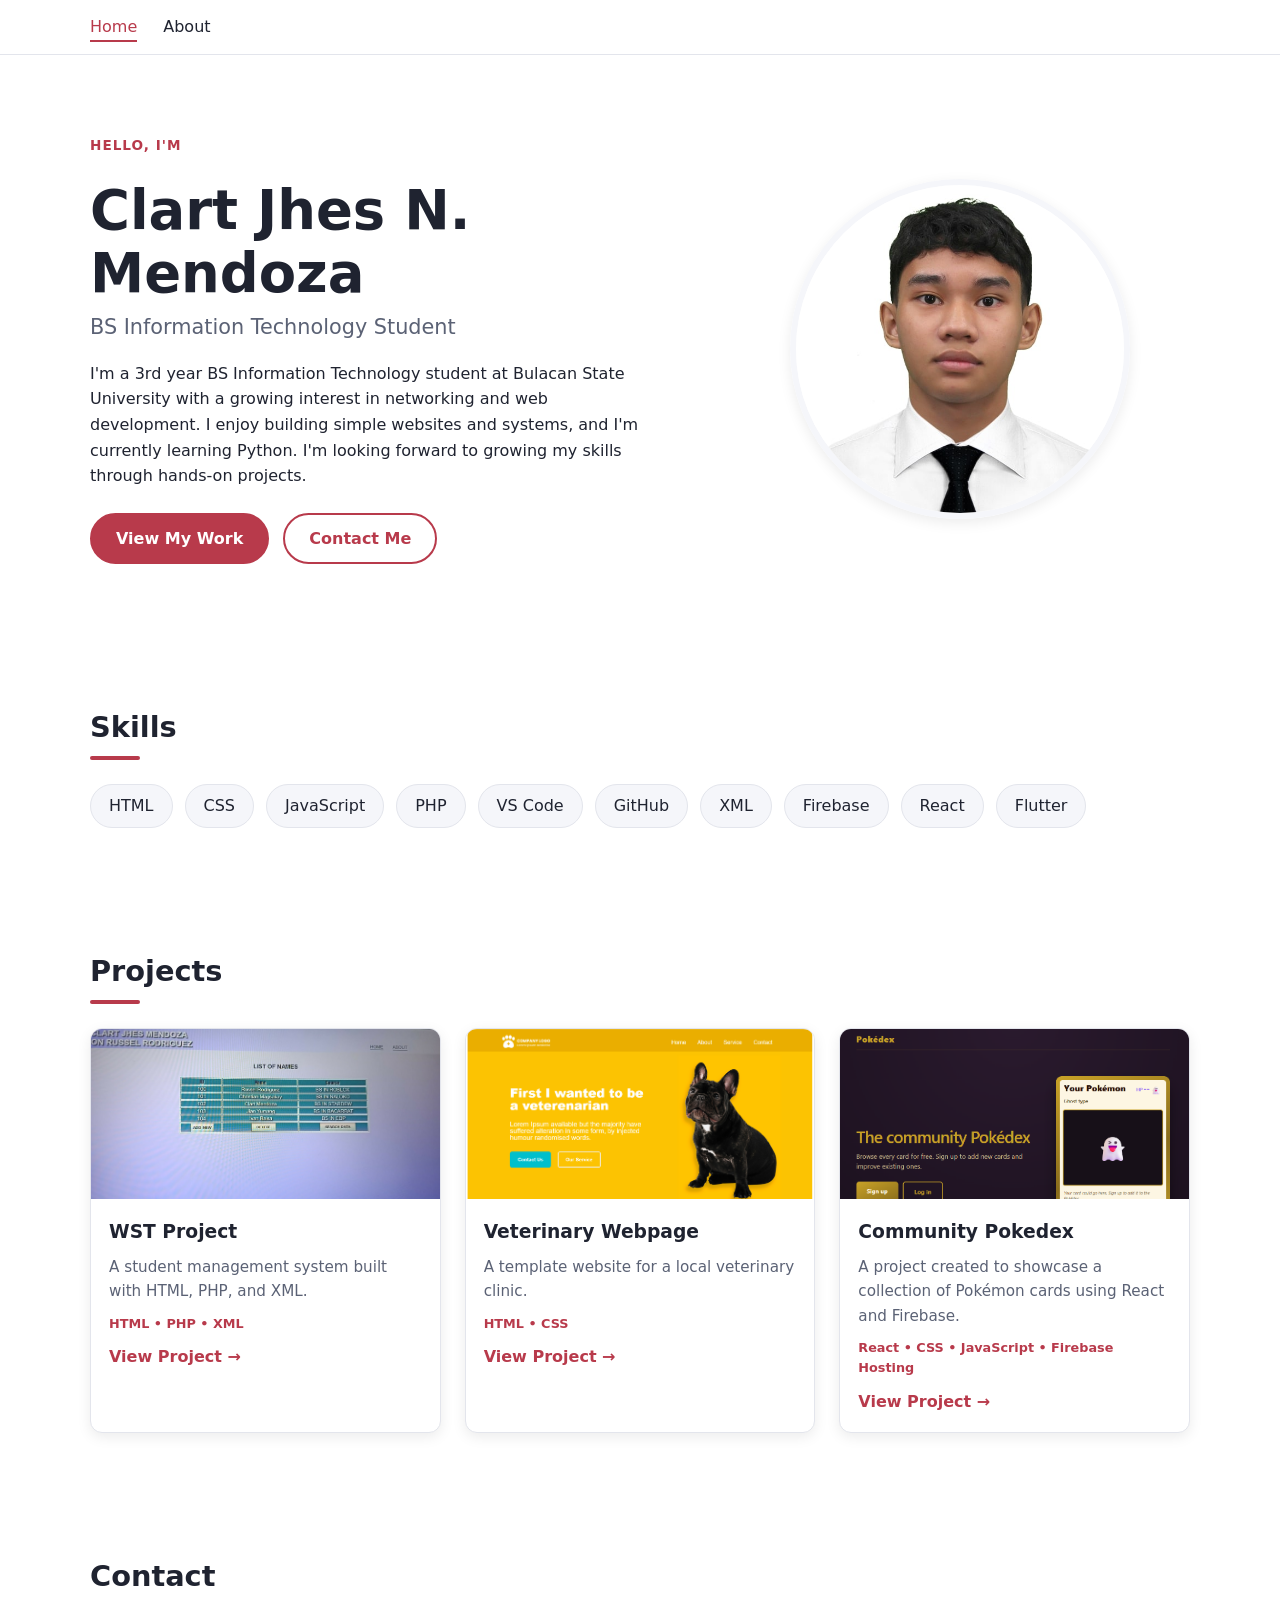
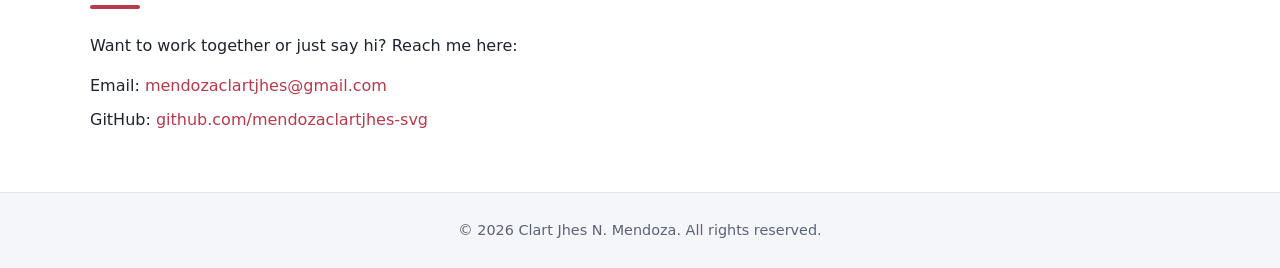
<file: index.html>
<!DOCTYPE html>
<html lang="en">
<head>
  <meta charset="UTF-8" />
  <meta name="viewport" content="width=device-width, initial-scale=1.0" />
  <title>Mendoza, Clart Jhes N. | Portfolio</title>
  <meta name="description" content="TODO: one-sentence description of you and your work" />
  <link rel="stylesheet" href="style.css" />
</head>
<body>

  <header class="site-header">
    <nav class="nav container">
      <button class="nav-toggle" aria-label="Toggle menu">&#9776;</button>
      <ul class="nav-links">
        <li><a href="index.html" class="active">Home</a></li>
        <li><a href="about.html">About</a></li>
      </ul>
    </nav>
  </header>

  <main>

    <section class="hero container">
      <div class="hero-text">
        <p class="eyebrow">Hello, I'm</p>
        <h1>Clart Jhes N. Mendoza</h1>
        <h2>BS Information Technology Student</h2>
        <p>
          I'm a 3rd year BS Information Technology student at Bulacan State University
          with a growing interest in networking and web development. I enjoy building
          simple websites and systems, and I'm currently learning Python. I'm looking
          forward to growing my skills through hands-on projects.
        </p>
        <div class="hero-buttons">
          <a href="#projects" class="btn">View My Work</a>
          <a href="#contact" class="btn btn-outline">Contact Me</a>
        </div>
      </div>
      <div class="hero-photo">
        <img src="images/profile.jpg" alt="Photo of Your Name"
             onerror="this.style.display='none'; this.parentElement.classList.add('no-photo');" />
      </div>
    </section>

    <section class="section container" id="skills">
      <h2 class="section-title">Skills</h2>
      <ul class="skills">
        <li>HTML</li>
        <li>CSS</li>
        <li>JavaScript</li>
        <li>PHP</li>
        <li>VS Code</li>
        <li>GitHub</li>
        <li>XML</li>
        <li>Firebase</li>
        <li>React</li>
        <li>Flutter</li>
      </ul>
    </section>

    <section class="section container" id="projects">
      <h2 class="section-title">Projects</h2>
      <div class="cards">

        <article class="card">
          <div class="card-img"><img src="images/proj-1.jpg" alt="Project 1 Screenshot"></div>
          <div class="card-body">
            <h3>WST Project</h3>
            <p>A student management system built with HTML, PHP, and XML.</p>
            <p class="tags">HTML &bull; PHP &bull; XML</p>
            <a href="https://github.com/mendozaclartjhes-svg/WST-Project_Russel-Rodriguez---Clart-Mendoza.git" class="link" target="_blank" rel="noopener noreferrer">View Project &rarr;</a>
          </div>
        </article>

        <article class="card">
          <div class="card-img"><img src="images/proj-2.png" alt="Project 2 Screenshot"></div>
          <div class="card-body">
            <h3>Veterinary Webpage</h3>
            <p>A template website for a local veterinary clinic.</p>
            <p class="tags">HTML &bull; CSS</p>
            <a href="https://mendozaclartjhes-svg.github.io/Lesson-1_Activity-3/" class="link" target="_blank" rel="noopener noreferrer">View Project &rarr;</a>
          </div>
        </article>

        <article class="card">
          <div class="card-img"><img src="images/proj-3.png" alt="Project 3 Screenshot"></div>
          <div class="card-body">
            <h3>Community Pokedex</h3>
            <p>A project created to showcase a collection of Pokémon cards using React and Firebase.</p>
            <p class="tags">React &bull; CSS &bull; JavaScript &bull; Firebase Hosting</p>
            <a href="https://pokemonfirebase-90584.web.app/" class="link" target="_blank" rel="noopener noreferrer">View Project &rarr;</a>
          </div>
        </article>

      </div>
    </section>

    <section class="section container" id="contact">
      <h2 class="section-title">Contact</h2>
      <p>Want to work together or just say hi? Reach me here:</p>
      <ul class="contact-list">
        <li>Email: <a href="mailto:mendozaclartjhes@gmail.com">mendozaclartjhes@gmail.com</a></li>
        <li>GitHub: <a href="https://github.com/mendozaclartjhes-svg" target="_blank" rel="noopener">github.com/mendozaclartjhes-svg</a></li>
      </ul>
    </section>

  </main>

  <footer class="site-footer">
    <p>&copy; <span id="year">2026</span> Clart Jhes N. Mendoza. All rights reserved.</p>
  </footer>

  <script src="script.js"></script>
</body>
</html>
</file>
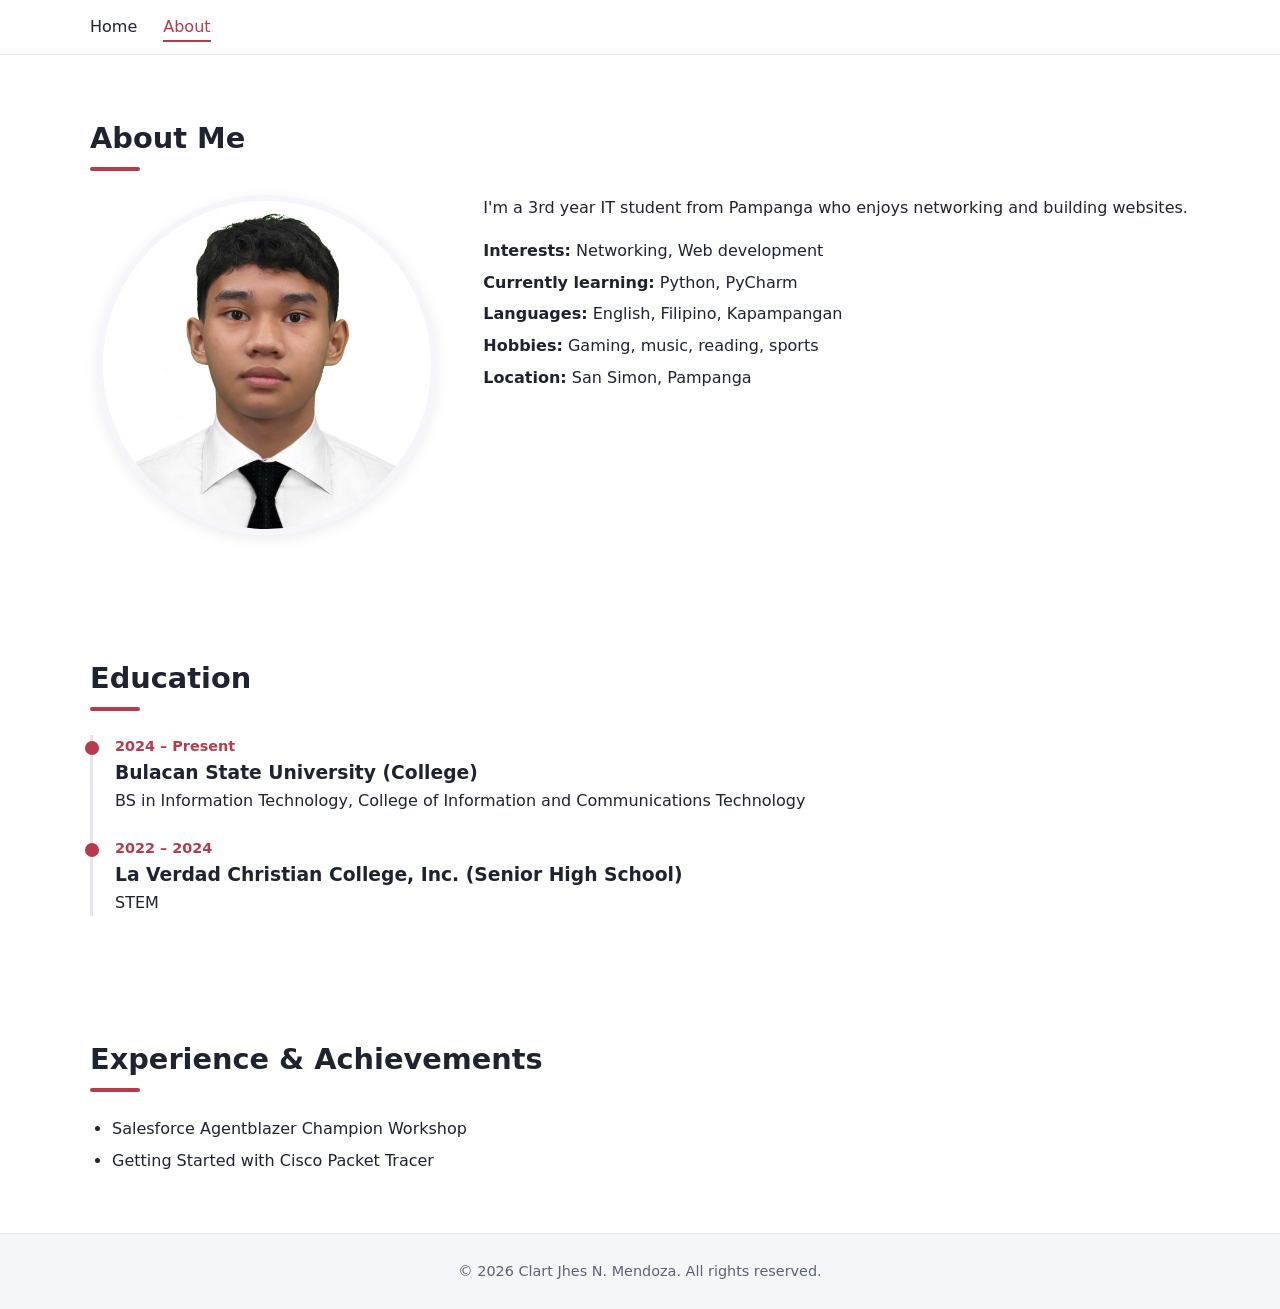
<file: about.html>
<!DOCTYPE html>
<html lang="en">
<head>
  <meta charset="UTF-8" />
  <meta name="viewport" content="width=device-width, initial-scale=1.0" />
  <title>About | Your Name</title>
  <meta name="description" content="TODO: about page description" />
  <link rel="stylesheet" href="style.css" />
</head>
<body>

  <header class="site-header">
    <nav class="nav container">
      <button class="nav-toggle" aria-label="Toggle menu">&#9776;</button>
      <ul class="nav-links">
        <li><a href="index.html">Home</a></li>
        <li><a href="about.html" class="active">About</a></li>
      </ul>
    </nav>
  </header>

  <main>

    <section class="section container">
      <h1 class="section-title">About Me</h1>
      <div class="about-grid">
        <div class="about-photo">
          <img src="images/profile.jpg" alt="Photo of Your Name"
               onerror="this.style.display='none'; this.parentElement.classList.add('no-photo');" />
        </div>
        <div>
          <p>I'm a 3rd year IT student from Pampanga who enjoys networking and building websites.</p>
          </p>
          <ul class="facts">
            <li><strong>Interests:</strong> Networking, Web development</li>
            <li><strong>Currently learning:</strong> Python, PyCharm</li>
            <li><strong>Languages:</strong> English, Filipino, Kapampangan</li>
            <li><strong>Hobbies:</strong> Gaming, music, reading, sports</li>
            <li><strong>Location:</strong> San Simon, Pampanga</li>
          </ul>
        </div>
      </div>
    </section>

    <section class="section container">
      <h2 class="section-title">Education</h2>
      <div class="timeline">
        <div class="timeline-item">
          <p class="date">2024 &ndash; Present</p>
          <h3>Bulacan State University (College)</h3>
          <p>BS in Information Technology, College of Information and Communications Technology</p>
        </div>
        <div class="timeline-item">
          <p class="date">2022 &ndash; 2024</p>
          <h3>La Verdad Christian College, Inc. (Senior High School)</h3>
          <p>STEM</p>
        </div>
      </div>
    </section>

    <section class="section container">
      <h2 class="section-title">Experience &amp; Achievements</h2>
      <ul class="plain-list">
        <!-- TODO: certifications, org memberships, awards, etc. -->
        <li>Salesforce Agentblazer Champion Workshop</li>
        <li>Getting Started with Cisco Packet Tracer</li>
      </ul>
    </section>

  </main>

  <footer class="site-footer">
    <p>&copy; <span id="year">2026</span> Clart Jhes N. Mendoza. All rights reserved.</p>
  </footer>

  <script src="script.js"></script>
</body>
</html>
</file>
<file: style.css>
:root {
  --bg: #ffffff;
  --bg-alt: #f5f6fa;
  --text: #1f2330;
  --muted: #5b6275;
  --primary: #b83a4b;      /* main accent color */
  --primary-dark: #8f2b39;
  --border: #e3e5ec;
  --radius: 12px;
  --shadow: 0 4px 14px rgba(0, 0, 0, 0.08);
}

* { box-sizing: border-box; margin: 0; padding: 0; }

html { scroll-behavior: smooth; }

body {
  font-family: "Segoe UI", system-ui, -apple-system, Arial, sans-serif;
  color: var(--text);
  background: var(--bg);
  line-height: 1.6;
}

img { max-width: 100%; display: block; }
a { color: var(--primary); text-decoration: none; }
a:hover { text-decoration: underline; }
ul { list-style: none; }

.container {
  width: min(1100px, 92%);
  margin-inline: auto;
}

.site-header {
  position: sticky;
  top: 0;
  z-index: 10;
  background: rgba(255, 255, 255, 0.95);
  border-bottom: 1px solid var(--border);
  backdrop-filter: blur(6px);
}

.nav {
  display: flex;
  align-items: center;
  justify-content: space-between;
  padding: 14px 0;
}

.logo {
  font-size: 1.4rem;
  font-weight: 700;
  color: var(--text);
}
.logo span { color: var(--primary); }
.logo:hover { text-decoration: none; }

.nav-links { display: flex; gap: 26px; }
.nav-links a {
  color: var(--text);
  font-weight: 500;
  padding-bottom: 4px;
}
.nav-links a:hover,
.nav-links a.active {
  color: var(--primary);
  border-bottom: 2px solid var(--primary);
  text-decoration: none;
}

.nav-toggle {
  display: none;
  background: none;
  border: none;
  font-size: 1.6rem;
  cursor: pointer;
  color: var(--text);
}

.btn {
  display: inline-block;
  padding: 11px 24px;
  background: var(--primary);
  color: #fff;
  border: 2px solid var(--primary);
  border-radius: 999px;
  font-weight: 600;
  transition: background 0.2s, color 0.2s;
}
.btn:hover { background: var(--primary-dark); border-color: var(--primary-dark); text-decoration: none; }
.btn-outline { background: transparent; color: var(--primary); }
.btn-outline:hover { background: var(--primary); color: #fff; }

.hero {
  display: grid;
  grid-template-columns: 1.3fr 1fr;
  gap: 40px;
  align-items: center;
  padding: 80px 0;
}
.eyebrow { color: var(--primary); font-weight: 600; letter-spacing: 1px; text-transform: uppercase; font-size: 0.85rem; }
.hero h1 { font-size: clamp(2.2rem, 5vw, 3.4rem); line-height: 1.15; margin: 6px 0; }
.hero h2 { font-size: 1.3rem; color: var(--muted); font-weight: 500; margin-bottom: 16px; }
.hero p { max-width: 55ch; margin-bottom: 24px; }
.hero-buttons { display: flex; gap: 14px; flex-wrap: wrap; }

.hero-photo img,
.about-photo img {
  width: 100%;
  aspect-ratio: 1 / 1;
  object-fit: cover;
  border-radius: 50%;
  border: 6px solid var(--bg-alt);
  box-shadow: var(--shadow);
  max-width: 340px;
  margin-inline: auto;
}

.no-photo::before {
  content: "Your Photo";
  display: grid;
  place-items: center;
  width: 100%;
  max-width: 340px;
  aspect-ratio: 1 / 1;
  margin-inline: auto;
  border-radius: 50%;
  background: var(--bg-alt);
  border: 2px dashed var(--border);
  color: var(--muted);
}

.section { padding: 60px 0; }

section[id] { scroll-margin-top: 70px; }
.section-title {
  font-size: 1.8rem;
  margin-bottom: 24px;
  position: relative;
  padding-bottom: 10px;
}
.section-title::after {
  content: "";
  position: absolute;
  left: 0; bottom: 0;
  width: 50px; height: 4px;
  background: var(--primary);
  border-radius: 2px;
}

.skills { display: flex; flex-wrap: wrap; gap: 12px; }
.skills li {
  background: var(--bg-alt);
  border: 1px solid var(--border);
  padding: 8px 18px;
  border-radius: 999px;
  font-weight: 500;
}

.cards {
  display: grid;
  grid-template-columns: repeat(auto-fit, minmax(260px, 1fr));
  gap: 24px;
}
.card {
  background: var(--bg);
  border: 1px solid var(--border);
  border-radius: var(--radius);
  overflow: hidden;
  box-shadow: var(--shadow);
  transition: transform 0.2s;
}
.card:hover { transform: translateY(-4px); }
.card-img {
  position: relative;
  height: 170px;
  overflow: hidden;          /* clips anything taller than the box */
  display: grid;
  place-items: center;
  background: var(--bg-alt);
  color: var(--muted);
}
.card-img img {
  position: absolute;        /* fills the box exactly, no overflow */
  inset: 0;
  width: 100%;
  height: 100%;
  object-fit: cover;         /* crops to fit instead of stretching */
  object-position: center top;
  display: block;
}
.card-body { padding: 18px; }
.card-body h3 { margin-bottom: 8px; }
.card-body p { color: var(--muted); font-size: 0.95rem; margin-bottom: 10px; }
.tags { font-size: 0.8rem !important; color: var(--primary) !important; font-weight: 600; }
.link { font-weight: 600; }

.contact-list { margin-top: 14px; display: grid; gap: 8px; }

.about-grid {
  display: grid;
  grid-template-columns: 1fr 2fr;
  gap: 40px;
  align-items: start;
}
.about-grid p { margin-bottom: 14px; }
.facts { margin-top: 18px; display: grid; gap: 6px; }

.timeline { border-left: 3px solid var(--border); padding-left: 22px; display: grid; gap: 24px; }
.timeline-item { position: relative; }
.timeline-item::before {
  content: "";
  position: absolute;
  left: -30px; top: 6px;
  width: 14px; height: 14px;
  background: var(--primary);
  border-radius: 50%;
}
.date { color: var(--primary); font-weight: 600; font-size: 0.9rem; }

.plain-list { list-style: disc; padding-left: 22px; display: grid; gap: 6px; }

.site-footer {
  text-align: center;
  padding: 26px 0;
  background: var(--bg-alt);
  border-top: 1px solid var(--border);
  color: var(--muted);
  font-size: 0.9rem;
}

@media (max-width: 760px) {
  .nav-toggle { display: block; }

  .nav-links {
    display: none;
    position: absolute;
    top: 100%;
    left: 0; right: 0;
    flex-direction: column;
    gap: 0;
    background: var(--bg);
    border-bottom: 1px solid var(--border);
  }
  .nav-links.open { display: flex; }
  .nav-links li a { display: block; padding: 14px 4%; border-bottom: none; }

  .hero { grid-template-columns: 1fr; padding: 50px 0; text-align: center; }
  .hero p { margin-inline: auto; }
  .hero-buttons { justify-content: center; }
  .hero-photo { order: -1; }
  .hero-photo img { max-width: 220px; }

  .about-grid { grid-template-columns: 1fr; }
  .about-photo img { max-width: 220px; }
}
</file>
